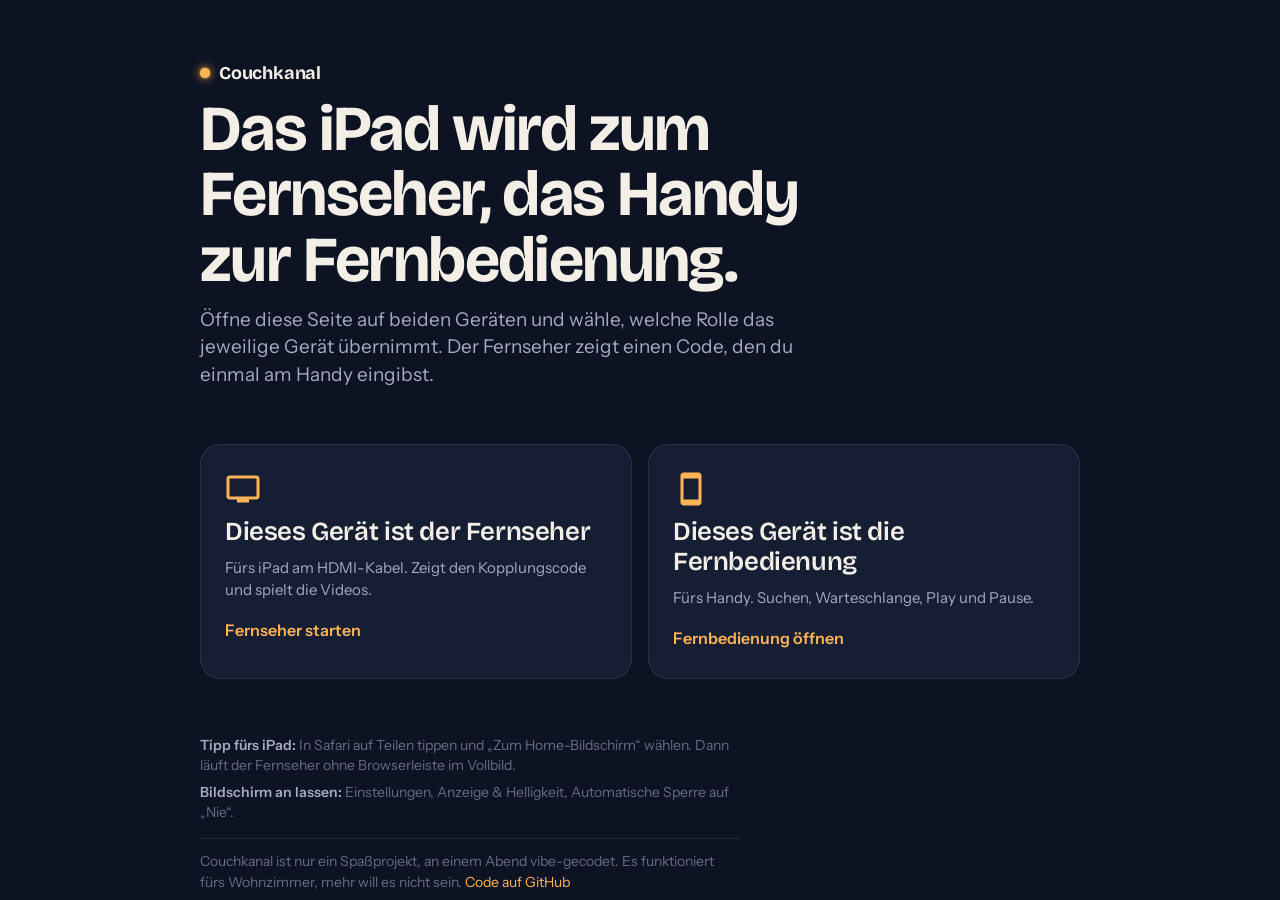
<file: index.html>
<!doctype html>
<html lang="de">
<head>
<meta charset="utf-8">
<meta name="viewport" content="width=device-width, initial-scale=1, viewport-fit=cover">
<title>Couchkanal</title>
<meta name="apple-mobile-web-app-capable" content="yes">
<meta name="apple-mobile-web-app-status-bar-style" content="black-translucent">
<meta name="theme-color" content="#0d1322">
<link rel="preconnect" href="https://fonts.googleapis.com">
<link rel="preconnect" href="https://fonts.gstatic.com" crossorigin>
<link rel="stylesheet" href="https://fonts.googleapis.com/css2?family=Bricolage+Grotesque:opsz,wght@12..96,300..800&family=Instrument+Sans:wght@400;500;600;700&display=swap">
<link rel="stylesheet" href="common.css?v=202611032107">
<style>
  /* Layout: a quiet landing with two large device tiles, left-aligned copy,
     the tiles fill the width and stack on a phone. */
  body { min-height: 100%; display: grid; place-items: center; padding: clamp(24px, 6vw, 64px) max(16px, env(safe-area-inset-left, 0px)) clamp(24px, 6vw, 64px) max(16px, env(safe-area-inset-right, 0px)); }
  main { width: min(100%, 880px); display: grid; gap: clamp(28px, 5vw, 56px); }
  header { display: grid; gap: 14px; }
  h1 { font: 700 clamp(34px, 6vw, 64px)/1.02 var(--font-display); letter-spacing: -0.025em; text-wrap: balance; max-width: 18ch; }
  header p { color: var(--paper-dim); font-size: clamp(16px, 2vw, 19px); max-width: 48ch; }
  .tiles { display: grid; grid-template-columns: repeat(auto-fit, minmax(260px, 1fr)); gap: 16px; }
  .tile {
    display: grid; gap: 10px; align-content: start;
    padding: 26px 24px 28px; border-radius: var(--radius);
    background: var(--night-2); color: inherit; text-decoration: none;
    border: 1px solid var(--line);
    transition: transform 0.35s var(--ease-spring), border-color 0.25s, background 0.25s;
  }
  .tile:hover, .tile:focus-visible { transform: translateY(-3px); border-color: rgba(255,180,84,.45); background: var(--night-3); }
  .tile:active { transform: scale(0.985); }
  .tile .icon { width: 36px; height: 36px; color: var(--glow); }
  .tile h2 { font: 600 clamp(20px, 2.6vw, 26px)/1.15 var(--font-display); letter-spacing: -0.015em; }
  .tile p { color: var(--paper-dim); font-size: 15px; }
  .tile .go { margin-top: 8px; color: var(--glow); font-weight: 600; }
  .how { color: var(--paper-faint); font-size: 14px; display: grid; gap: 6px; max-width: 60ch; }
  .how strong { color: var(--paper-dim); font-weight: 600; }
  .how .fun { margin-top: 10px; padding-top: 12px; border-top: 1px solid var(--line); }
  .how .fun a { color: var(--glow); text-decoration: none; }
</style>
</head>
<body>
<svg width="0" height="0" style="position:absolute" aria-hidden="true">
  <symbol id="i-tv" viewBox="0 0 24 24"><path d="M21 3H3c-1.1 0-2 .9-2 2v12c0 1.1.9 2 2 2h5v2h8v-2h5c1.1 0 2-.9 2-2V5c0-1.1-.9-2-2-2zm0 14H3V5h18v12z"/></symbol>
  <symbol id="i-phone" viewBox="0 0 24 24"><path d="M17 1H7c-1.1 0-2 .9-2 2v18c0 1.1.9 2 2 2h10c1.1 0 2-.9 2-2V3c0-1.1-.9-2-2-2zm0 18H7V5h10v14z"/></symbol>
</svg>
<main>
  <header>
    <span class="brand"><span class="brand-dot"></span>Couchkanal</span>
    <h1>Das iPad wird zum Fernseher, das Handy zur Fernbedienung.</h1>
    <p>Öffne diese Seite auf beiden Geräten und wähle, welche Rolle das jeweilige Gerät übernimmt. Der Fernseher zeigt einen Code, den du einmal am Handy eingibst.</p>
  </header>
  <div class="tiles">
    <a class="tile" href="tv.html">
      <svg class="icon"><use href="#i-tv"/></svg>
      <h2>Dieses Gerät ist der Fernseher</h2>
      <p>Fürs iPad am HDMI-Kabel. Zeigt den Kopplungscode und spielt die Videos.</p>
      <span class="go">Fernseher starten</span>
    </a>
    <a class="tile" href="remote.html">
      <svg class="icon"><use href="#i-phone"/></svg>
      <h2>Dieses Gerät ist die Fernbedienung</h2>
      <p>Fürs Handy. Suchen, Warteschlange, Play und Pause.</p>
      <span class="go">Fernbedienung öffnen</span>
    </a>
  </div>
  <div class="how">
    <p><strong>Tipp fürs iPad:</strong> In Safari auf Teilen tippen und „Zum Home-Bildschirm“ wählen. Dann läuft der Fernseher ohne Browserleiste im Vollbild.</p>
    <p><strong>Bildschirm an lassen:</strong> Einstellungen, Anzeige &amp; Helligkeit, Automatische Sperre auf „Nie“.</p>
    <p class="fun">Couchkanal ist nur ein Spaßprojekt, an einem Abend vibe-gecodet. Es funktioniert fürs Wohnzimmer, mehr will es nicht sein. <a href="https://github.com/Nyuszo/couchkanal">Code auf GitHub</a></p>
  </div>
</main>
</body>
</html>
</file>
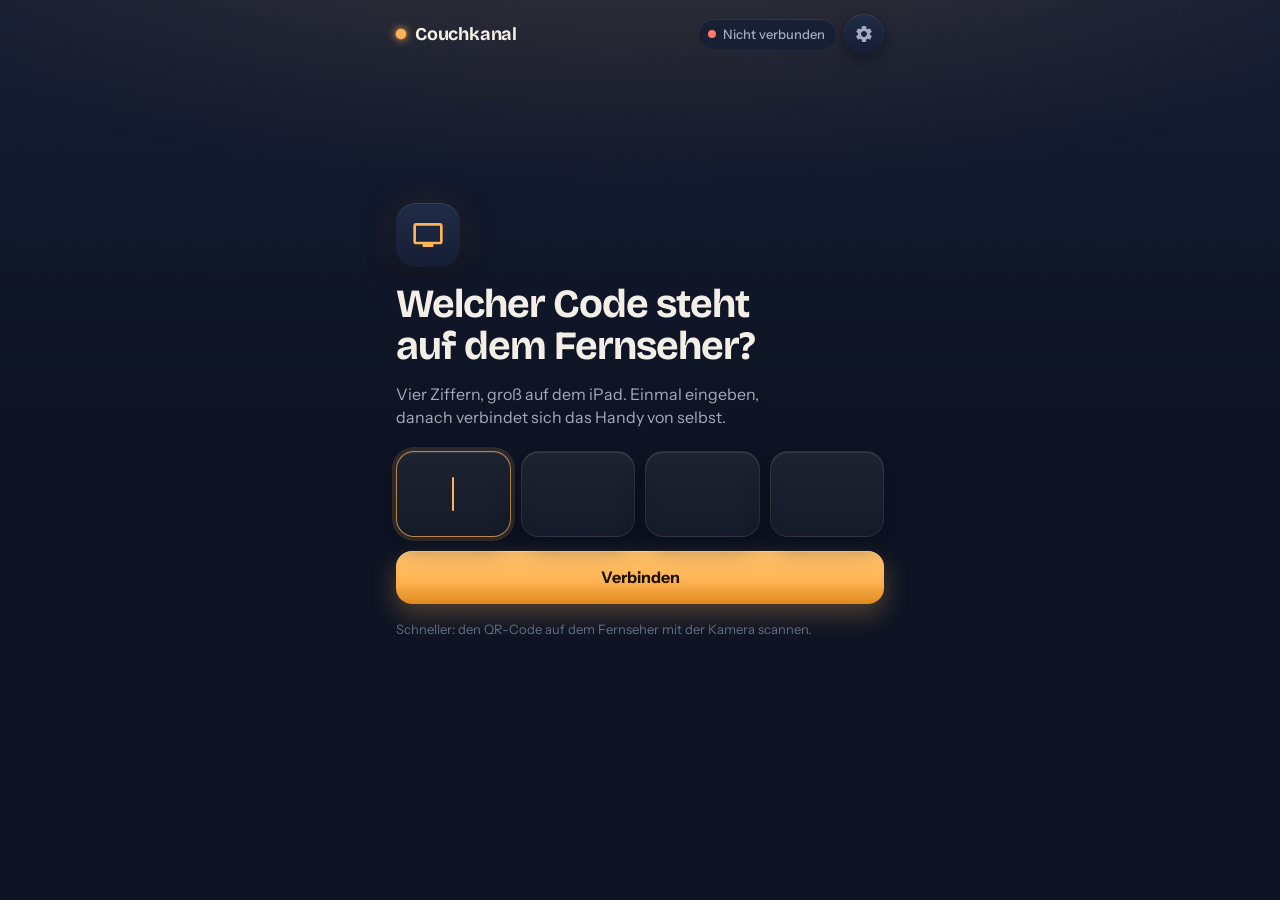
<file: remote.html>
<!doctype html>
<html lang="de">
<head>
<meta charset="utf-8">
<meta name="viewport" content="width=device-width, initial-scale=1, viewport-fit=cover, maximum-scale=1">
<title>Couchkanal Fernbedienung</title>
<meta name="apple-mobile-web-app-capable" content="yes">
<meta name="apple-mobile-web-app-status-bar-style" content="black-translucent">
<meta name="apple-mobile-web-app-title" content="Fernbedienung">
<meta name="theme-color" content="#0d1322">
<link rel="preconnect" href="https://fonts.googleapis.com">
<link rel="preconnect" href="https://fonts.gstatic.com" crossorigin>
<link rel="stylesheet" href="https://fonts.googleapis.com/css2?family=Bricolage+Grotesque:opsz,wght@12..96,300..800&family=Instrument+Sans:wght@400;500;600;700&display=swap">
<link rel="stylesheet" href="common.css?v=202611032107">
<link rel="stylesheet" href="remote.css?v=202611032107">
</head>
<body>
<svg width="0" height="0" style="position:absolute" aria-hidden="true">
  <symbol id="l-youtube" viewBox="0 0 24 24"><path d="M23.498 6.186a3.016 3.016 0 0 0-2.122-2.136C19.505 3.545 12 3.545 12 3.545s-7.505 0-9.377.505A3.017 3.017 0 0 0 .502 6.186C0 8.07 0 12 0 12s0 3.93.502 5.814a3.016 3.016 0 0 0 2.122 2.136c1.871.505 9.376.505 9.376.505s7.505 0 9.377-.505a3.015 3.015 0 0 0 2.122-2.136C24 15.93 24 12 24 12s0-3.93-.502-5.814zM9.545 15.568V8.432L15.818 12l-6.273 3.568z"/></symbol>
  <symbol id="l-twitch" viewBox="0 0 24 24"><path d="M11.571 4.714h1.715v5.143H11.57zm4.715 0H18v5.143h-1.714zM6 0 1.714 4.286v15.428h5.143V24l4.286-4.286h3.428L22.286 12V0zm14.571 11.143-3.428 3.428h-3.429l-3 3v-3H6.857V1.714h13.714z"/></symbol>
  <symbol id="l-radio" viewBox="0 0 24 24"><circle cx="12" cy="12" r="2.4"/><path d="M7.05 16.95a7 7 0 0 1 0-9.9l1.41 1.41a5 5 0 0 0 0 7.08zm9.9 0-1.41-1.41a5 5 0 0 0 0-7.08l1.41-1.41a7 7 0 0 1 0 9.9zM4.22 19.78a11 11 0 0 1 0-15.56l1.42 1.42a9 9 0 0 0 0 12.72zm15.56 0-1.42-1.42a9 9 0 0 0 0-12.72l1.42-1.42a11 11 0 0 1 0 15.56z"/></symbol>
  <symbol id="l-web" viewBox="0 0 24 24"><path d="M12 2a10 10 0 1 0 0 20 10 10 0 0 0 0-20zm6.9 6h-2.95a15.7 15.7 0 0 0-1.38-3.56A8.03 8.03 0 0 1 18.9 8zM12 4.04c.83 1.2 1.48 2.53 1.91 3.96h-3.82c.43-1.43 1.08-2.76 1.91-3.96zM4.26 14a8.3 8.3 0 0 1 0-4h3.38a16.5 16.5 0 0 0 0 4H4.26zm.82 2h2.95c.32 1.25.78 2.45 1.38 3.56A7.99 7.99 0 0 1 5.08 16zm2.95-8H5.08a7.99 7.99 0 0 1 4.33-3.56A15.7 15.7 0 0 0 8.03 8zM12 19.96c-.83-1.2-1.48-2.53-1.91-3.96h3.82c-.43 1.43-1.08 2.76-1.91 3.96zM14.34 14H9.66a14.5 14.5 0 0 1 0-4h4.68a14.5 14.5 0 0 1 0 4zm.25 5.56c.6-1.11 1.06-2.31 1.38-3.56h2.95a8.03 8.03 0 0 1-4.33 3.56zM16.36 14a16.5 16.5 0 0 0 0-4h3.38a8.3 8.3 0 0 1 0 4h-3.38z"/></symbol>
  <symbol id="l-clock" viewBox="0 0 24 24"><path d="M12.3 2.2a9.8 9.8 0 1 0 9.5 12.4 8 8 0 0 1-9.5-12.4z"/><path d="M18 3l.9 2.1L21 6l-2.1.9L18 9l-.9-2.1L15 6l2.1-.9z"/></symbol>
  <symbol id="i-play" viewBox="0 0 24 24"><path d="M8 5v14l11-7z"/></symbol>
  <symbol id="i-pause" viewBox="0 0 24 24"><path d="M6 5h4v14H6zm8 0h4v14h-4z"/></symbol>
  <symbol id="i-stop" viewBox="0 0 24 24"><path d="M6 6h12v12H6z"/></symbol>
  <symbol id="i-next" viewBox="0 0 24 24"><path d="M6 18l8.5-6L6 6v12zM16 6h2v12h-2z"/></symbol>
  <symbol id="i-prev" viewBox="0 0 24 24"><path d="M6 6h2v12H6zm3.5 6l8.5 6V6z"/></symbol>
  <symbol id="i-back" viewBox="0 0 24 24"><path d="M12 5V2L7 7l5 5V8c3.31 0 6 2.69 6 6s-2.69 6-6 6-6-2.69-6-6H4c0 4.42 3.58 8 8 8s8-3.58 8-8-3.58-8-8-8z"/></symbol>
  <symbol id="i-fwd" viewBox="0 0 24 24"><path d="M12 5V2l5 5-5 5V8c-3.31 0-6 2.69-6 6s2.69 6 6 6 6-2.69 6-6h2c0 4.42-3.58 8-8 8s-8-3.58-8-8 3.58-8 8-8z"/></symbol>
  <symbol id="i-vol" viewBox="0 0 24 24"><path d="M3 9v6h4l5 5V4L7 9H3zm13.5 3A4.5 4.5 0 0 0 14 7.97v8.05c1.48-.73 2.5-2.25 2.5-4.02z"/></symbol>
  <symbol id="i-mute" viewBox="0 0 24 24"><path d="M16.5 12A4.5 4.5 0 0 0 14 7.97v2.21l2.45 2.45c.03-.2.05-.41.05-.63zm2.5 0c0 .94-.2 1.82-.54 2.64l1.51 1.51A8.8 8.8 0 0 0 21 12c0-4.28-2.99-7.86-7-8.77v2.06c2.89.86 5 3.54 5 6.71zM4.27 3 3 4.27 7.73 9H3v6h4l5 5v-6.73l4.25 4.25c-.67.52-1.42.93-2.25 1.18v2.06a8.99 8.99 0 0 0 3.69-1.81L19.73 21 21 19.73l-9-9L4.27 3zM12 4 9.91 6.09 12 8.18V4z"/></symbol>
  <symbol id="i-plus" viewBox="0 0 24 24"><path d="M11 5h2v6h6v2h-6v6h-2v-6H5v-2h6z"/></symbol>
  <symbol id="i-trash" viewBox="0 0 24 24"><path d="M6 7h12l-1 14H7L6 7zm3-3h6l1 2H8l1-2z"/></symbol>
  <symbol id="i-gear" viewBox="0 0 24 24"><path d="M19.14 12.94c.04-.3.06-.61.06-.94 0-.32-.02-.64-.07-.94l2.03-1.58a.49.49 0 0 0 .12-.61l-1.92-3.32a.488.488 0 0 0-.59-.22l-2.39.96a7.03 7.03 0 0 0-1.62-.94l-.36-2.54a.484.484 0 0 0-.48-.41h-3.84c-.24 0-.43.17-.47.41l-.36 2.54c-.59.24-1.13.57-1.62.94l-2.39-.96c-.22-.08-.47 0-.59.22L2.74 8.87c-.12.21-.08.47.12.61l2.03 1.58c-.05.3-.09.63-.09.94s.02.64.07.94l-2.03 1.58a.49.49 0 0 0-.12.61l1.92 3.32c.12.22.37.29.59.22l2.39-.96c.5.38 1.03.7 1.62.94l.36 2.54c.05.24.24.41.48.41h3.84c.24 0 .44-.17.47-.41l.36-2.54c.59-.24 1.13-.56 1.62-.94l2.39.96c.22.08.47 0 .59-.22l1.92-3.32c.12-.22.07-.47-.12-.61l-2.01-1.58zM12 15.6c-1.98 0-3.6-1.62-3.6-3.6s1.62-3.6 3.6-3.6 3.6 1.62 3.6 3.6-1.62 3.6-3.6 3.6z"/></symbol>
  <symbol id="i-search" viewBox="0 0 24 24"><path d="M15.5 14h-.79l-.28-.27A6.5 6.5 0 1 0 9.5 16a6.5 6.5 0 0 0 4.23-1.57l.27.28v.79l5 4.99L20.49 19l-4.99-5zm-6 0C7.01 14 5 11.99 5 9.5S7.01 5 9.5 5 14 7.01 14 9.5 11.99 14 9.5 14z"/></symbol>
  <symbol id="i-tv" viewBox="0 0 24 24"><path d="M21 3H3c-1.1 0-2 .9-2 2v12c0 1.1.9 2 2 2h5v2h8v-2h5c1.1 0 2-.9 2-2V5c0-1.1-.9-2-2-2zm0 14H3V5h18v12z"/></symbol>
  <symbol id="i-close" viewBox="0 0 24 24"><path d="M18.3 5.71 12 12l6.3 6.29-1.41 1.42L10.59 13.4 4.29 19.7 2.88 18.29 9.17 12 2.88 5.71 4.29 4.29l6.3 6.3 6.3-6.3z"/></symbol>
  <symbol id="i-open" viewBox="0 0 24 24"><path d="M19 19H5V5h7V3H5a2 2 0 0 0-2 2v14a2 2 0 0 0 2 2h14c1.1 0 2-.9 2-2v-7h-2v7zM14 3v2h3.59l-9.83 9.83 1.41 1.41L19 6.41V10h2V3h-7z"/></symbol>
  <symbol id="i-home" viewBox="0 0 24 24"><path d="M12 3 2 12h3v8h6v-6h2v6h6v-8h3L12 3z"/></symbol>
  <symbol id="i-return" viewBox="0 0 24 24"><path d="M20 11H7.8l5.6-5.6L12 4l-8 8 8 8 1.4-1.4L7.8 13H20v-2z"/></symbol>
  <symbol id="i-up" viewBox="0 0 24 24"><path d="M12 8l6 6-1.4 1.4-4.6-4.6-4.6 4.6L6 14z"/></symbol>
  <symbol id="i-down" viewBox="0 0 24 24"><path d="M12 16l-6-6 1.4-1.4 4.6 4.6 4.6-4.6L18 10z"/></symbol>
  <symbol id="i-left" viewBox="0 0 24 24"><path d="M8 12l6-6 1.4 1.4L10.8 12l4.6 4.6L14 18z"/></symbol>
  <symbol id="i-right" viewBox="0 0 24 24"><path d="M16 12l-6 6-1.4-1.4 4.6-4.6L8.6 7.4 10 6z"/></symbol>
  <symbol id="g-youtube" viewBox="0 0 24 24"><path d="M21.6 7.2a2.6 2.6 0 0 0-1.8-1.8C18.2 5 12 5 12 5s-6.2 0-7.8.4A2.6 2.6 0 0 0 2.4 7.2 27 27 0 0 0 2 12a27 27 0 0 0 .4 4.8 2.6 2.6 0 0 0 1.8 1.8C5.8 19 12 19 12 19s6.2 0 7.8-.4a2.6 2.6 0 0 0 1.8-1.8A27 27 0 0 0 22 12a27 27 0 0 0-.4-4.8zM10 15V9l5.2 3L10 15z"/></symbol>
  <symbol id="g-twitch" viewBox="0 0 24 24"><path d="M12 10a2 2 0 1 0 0 4 2 2 0 0 0 0-4zm-4.95 6.95a7 7 0 0 1 0-9.9l1.41 1.41a5 5 0 0 0 0 7.08l-1.41 1.41zm9.9 0-1.41-1.41a5 5 0 0 0 0-7.08l1.41-1.41a7 7 0 0 1 0 9.9zM4.22 19.78a11 11 0 0 1 0-15.56l1.42 1.42a9 9 0 0 0 0 12.72l-1.42 1.42zm15.56 0-1.42-1.42a9 9 0 0 0 0-12.72l1.42-1.42a11 11 0 0 1 0 15.56z"/></symbol>
  <symbol id="g-radio" viewBox="0 0 24 24"><path d="M3.2 6.8 15.5 2l.6 1.9L7.3 7H20a2 2 0 0 1 2 2v10a2 2 0 0 1-2 2H4a2 2 0 0 1-2-2V9c0-1 .5-1.8 1.2-2.2zM4 9v10h16V9H4zm4 2a3 3 0 1 1 0 6 3 3 0 0 1 0-6zm6 0h6v2h-6v-2zm0 4h6v2h-6v-2z"/></symbol>
  <symbol id="g-clock" viewBox="0 0 24 24"><path d="M12.3 2.2a9.8 9.8 0 1 0 9.5 12.4 8 8 0 0 1-9.5-12.4z"/><path d="M18 3l.9 2.1L21 6l-2.1.9L18 9l-.9-2.1L15 6l2.1-.9z"/></symbol>
</svg>

<main id="remote" data-view="pair">
  <header class="top">
    <span class="brand"><span class="brand-dot"></span>Couchkanal</span>
    <div class="top-right">
      <span class="conn off" id="conn"><span class="dot"></span><span id="connText">Nicht verbunden</span></span>
      <button class="icon-btn" id="settingsBtn" aria-label="Einstellungen"><svg class="icon"><use href="#i-gear"/></svg></button>
    </div>
  </header>

  <section class="view pair" id="pairView">
    <div class="pair-art" aria-hidden="true"><svg class="icon"><use href="#i-tv"/></svg></div>
    <h1>Welcher Code steht auf dem Fernseher?</h1>
    <p class="lead">Vier Ziffern, groß auf dem iPad. Einmal eingeben, danach verbindet sich das Handy von selbst.</p>
    <form id="pairForm" autocomplete="off">
      <div class="code-entry" id="codeEntry">
        <div class="boxes" aria-hidden="true"><span></span><span></span><span></span><span></span></div>
        <input id="codeInput" inputmode="numeric" pattern="[0-9]*" maxlength="4" aria-label="Kopplungscode" autocomplete="one-time-code">
      </div>
      <button class="primary" id="pairBtn" type="submit">Verbinden</button>
    </form>
    <p class="pair-error" id="pairError" hidden></p>
    <p class="pair-scan">Schneller: den QR-Code auf dem Fernseher mit der Kamera scannen.</p>
  </section>

  <section class="view control" id="controlView">
    <div class="notice" id="notice" hidden></div>

    <nav class="appstrip" id="appstrip" aria-label="Apps"></nav>

    <div class="sysrow">
      <button class="sys-btn" data-cmd="back" aria-label="Zurück"><svg class="icon"><use href="#i-return"/></svg><span>Zurück</span></button>
      <button class="sys-btn" data-cmd="home" aria-label="Startbildschirm"><svg class="icon"><use href="#i-home"/></svg><span>Start</span></button>
      <button class="sys-btn" id="sysToggle" data-cmd="toggle" aria-label="Abspielen oder Pause"><svg class="icon"><use id="sysToggleIcon" href="#i-play"/></svg><span id="sysToggleLabel">Play</span></button>
      <button class="sys-btn" id="muteBtn" aria-label="Stumm"><svg class="icon"><use id="muteIcon" href="#i-vol"/></svg><span id="muteLabel">Ton</span></button>
    </div>

    <div class="volume" id="volumeRow" hidden>
      <svg class="icon"><use href="#i-vol"/></svg>
      <input type="range" id="volume" min="0" max="100" value="100" aria-label="Lautstärke">
    </div>

    <!-- home: what plays, then the dial -->
    <section class="panel" id="panelHome">
      <button class="now-mini" id="nowMini" hidden>
        <span class="mini-art" id="miniArt"><img id="miniImg" alt=""><span class="mini-word" id="miniWord"></span></span>
        <span class="mini-text"><span class="mini-kicker" id="miniKicker">Läuft gerade</span><span class="mini-title" id="miniTitle"></span></span>
        <span class="mini-play" id="miniPlay"><svg class="icon"><use id="miniPlayIcon" href="#i-pause"/></svg></span>
      </button>
      <div class="dial" id="dial">
        <button class="dial-btn up" data-dir="up" aria-label="Hoch"><svg class="icon"><use href="#i-up"/></svg></button>
        <button class="dial-btn left" data-dir="left" aria-label="Links"><svg class="icon"><use href="#i-left"/></svg></button>
        <button class="dial-ok" id="dialOk" aria-label="Auswählen">OK</button>
        <button class="dial-btn right" data-dir="right" aria-label="Rechts"><svg class="icon"><use href="#i-right"/></svg></button>
        <button class="dial-btn down" data-dir="down" aria-label="Runter"><svg class="icon"><use href="#i-down"/></svg></button>
      </div>
      <p class="hint center" id="homeHint">Mit dem Steuerkreuz wählst du eine App auf dem Fernseher. Oder tippe oben direkt auf eine.</p>
    </section>

    <!-- youtube -->
    <section class="panel" id="panelYoutube" hidden>
      <div class="hero" id="hero">
        <img class="now-glow" id="nowGlow" alt="" aria-hidden="true">
        <div class="now-card" id="nowCard">
          <img class="now-thumb" id="nowThumb" alt="">
          <div class="now-scrim"></div>
          <div class="now-text"><h2 id="nowTitle"></h2><p id="nowChannel"></p></div>
          <div class="now-empty">
            <span class="ring"><svg class="icon"><use href="#l-youtube"/></svg></span>
            <h2 id="emptyTitle">Nichts läuft</h2>
            <p id="emptyText">Such dir unten etwas aus oder füge einen Link ein.</p>
          </div>
        </div>
      </div>
      <div class="dial compact" id="ytDial" hidden>
        <button class="dial-btn up" data-dir="up" aria-label="Hoch"><svg class="icon"><use href="#i-up"/></svg></button>
        <button class="dial-btn left" data-dir="left" aria-label="Links"><svg class="icon"><use href="#i-left"/></svg></button>
        <button class="dial-ok" aria-label="Auswählen">OK</button>
        <button class="dial-btn right" data-dir="right" aria-label="Rechts"><svg class="icon"><use href="#i-right"/></svg></button>
        <button class="dial-btn down" data-dir="down" aria-label="Runter"><svg class="icon"><use href="#i-down"/></svg></button>
      </div>
      <p class="hint center" id="ytBrowseHint" hidden>Du stöberst auf dem Fernseher. Suchbegriffe unten eingeben, Ergebnisse erscheinen dort und hier.</p>
      <div class="scrub">
        <input type="range" id="scrub" min="0" max="1000" value="0" aria-label="Position">
        <div class="times"><span id="tPos">0:00</span><span id="tDur">0:00</span></div>
      </div>
      <div class="transport">
        <button class="t-btn" data-cmd="prev" aria-label="Vorheriges"><svg class="icon"><use href="#i-prev"/></svg></button>
        <button class="t-btn" data-cmd="back10" aria-label="10 Sekunden zurück"><svg class="icon"><use href="#i-back"/></svg><small>10</small></button>
        <button class="t-btn main" id="playBtn" data-cmd="toggle" aria-label="Abspielen oder Pause"><svg class="icon"><use id="playIcon" href="#i-play"/></svg></button>
        <button class="t-btn" data-cmd="fwd10" aria-label="10 Sekunden vor"><svg class="icon"><use href="#i-fwd"/></svg><small>10</small></button>
        <button class="t-btn" data-cmd="next" aria-label="Nächstes"><svg class="icon"><use href="#i-next"/></svg></button>
      </div>
      <div class="tabs" role="tablist">
        <span class="ind" aria-hidden="true"></span>
        <button role="tab" data-tab="search" aria-selected="true"><svg class="icon"><use href="#i-search"/></svg>Suchen</button>
        <button role="tab" data-tab="queue" aria-selected="false">Warteschlange <span class="count" id="queueCount" hidden>0</span></button>
      </div>
      <section class="tab" id="tabSearch" role="tabpanel">
        <form class="search-form" id="searchForm">
          <input id="searchInput" type="search" placeholder="Suchen oder YouTube-Link einfügen" enterkeyhint="search" autocomplete="off" autocapitalize="off">
          <button class="primary" type="submit" id="searchBtn">Los</button>
        </form>
        <p class="hint" id="searchHint"></p>
        <ul class="rows" id="results"></ul>
      </section>
      <section class="tab" id="tabQueue" role="tabpanel" hidden>
        <ul class="rows" id="queueList"></ul>
        <p class="hint" id="queueEmpty">Noch leer. Spiel ein Video und häng weitere mit dem Plus an.</p>
        <div class="queue-actions">
          <button class="ghost" id="showOnTv"><svg class="icon"><use href="#i-tv"/></svg>Auf dem Fernseher zeigen</button>
          <button class="ghost danger" id="clearQueue"><svg class="icon"><use href="#i-trash"/></svg>Leeren</button>
        </div>
      </section>
    </section>

    <!-- twitch -->
    <section class="panel" id="panelTwitch" hidden>
      <div class="hero" id="twHero">
        <img class="now-glow" id="twGlow" alt="" aria-hidden="true">
        <div class="now-card" id="twCard">
          <img class="now-thumb" id="twThumb" alt="">
          <div class="now-scrim"></div>
          <div class="now-text"><h2 id="twTitle"></h2><p id="twSub"></p></div>
          <div class="now-empty">
            <span class="ring"><svg class="icon"><use href="#l-twitch"/></svg></span>
            <h2>Kein Kanal offen</h2>
            <p>Gib unten einen Twitch-Kanal ein.</p>
          </div>
        </div>
      </div>
      <form class="search-form" id="twForm">
        <input id="twInput" type="text" placeholder="Kanalname, z. B. gronkh" enterkeyhint="go" autocomplete="off" autocapitalize="off" spellcheck="false">
        <button class="primary" type="submit">Öffnen</button>
      </form>
      <div class="chips" id="twFavs"></div>
      <p class="hint">Zuletzt geöffnete Kanäle bleiben hier als Schnellwahl. Lange drücken entfernt sie.</p>
    </section>

    <!-- radio -->
    <section class="panel" id="panelRadio" hidden>
      <div class="radio-hero" id="radioHero">
        <span class="bars still" id="radioBars"><i></i><i></i><i></i><i></i></span>
        <div><h2 id="radioTitle">Kein Sender</h2><p id="radioSub">Tippe unten auf einen Sender.</p></div>
        <button class="icon-btn" id="radioStop" aria-label="Radio stoppen" hidden><svg class="icon"><use href="#i-stop"/></svg></button>
      </div>
      <ul class="stations-list" id="stationList"></ul>
    </section>

    <!-- website -->
    <section class="panel" id="panelWeb" hidden>
      <form class="search-form" id="webForm">
        <input id="webInput" type="text" placeholder="Adresse, z. B. wetter.com" enterkeyhint="go" autocomplete="off" autocapitalize="off" spellcheck="false" inputmode="url">
        <button class="primary" type="submit">Öffnen</button>
      </form>
      <p class="hint" id="webError" hidden></p>
      <div class="chips" id="webRecent"></div>
      <p class="hint">Die Seite öffnet sich auf dem iPad im Fenster über Couchkanal, zurück mit „Fertig“ oben links. Zuletzt geöffnete Seiten bleiben hier und auf dem Fernseher als Schnellwahl.</p>
    </section>

    <!-- clock -->
    <section class="panel" id="panelClock" hidden>
      <div class="clock-card">
        <svg class="icon"><use href="#l-clock"/></svg>
        <h2>Bildschirmschoner läuft</h2>
        <p>Uhr und Raumlicht auf dem Fernseher. Radio spielt dabei weiter.</p>
        <button class="ghost" data-cmd="home"><svg class="icon"><use href="#i-home"/></svg>Zum Startbildschirm</button>
      </div>
    </section>
  </section>

  <dialog id="settings">
    <form method="dialog" class="sheet">
      <header><h2>Einstellungen</h2><button class="icon-btn" value="close" aria-label="Schließen"><svg class="icon"><use href="#i-close"/></svg></button></header>

      <section>
        <h3>Apps auf dem Fernseher</h3>
        <p>Reihenfolge und Sichtbarkeit der Kacheln auf dem Startbildschirm.</p>
        <ul class="apps-config" id="appsConfig"></ul>
        <p class="hint">Verknüpfungen öffnen eine Webseite im Fenster über Couchkanal (zurück mit „Fertig“). Wahlweise starten sie die iPad-App, dafür braucht es die App-Adresse, zum Beispiel <code>nflx://</code> für Netflix.</p>
        <button class="ghost" type="button" id="addLauncher"><svg class="icon"><use href="#i-plus"/></svg>Verknüpfung hinzufügen</button>
        <button class="primary" type="button" id="applyApps">Auf den Fernseher übernehmen</button>
      </section>

      <section>
        <h3>YouTube-Suche einrichten</h3>
        <p>Die Suche nach Stichworten braucht einen kostenlosen Schlüssel von Google. Ohne ihn funktionieren eingefügte Links.</p>
        <ol>
          <li>Öffne die <a href="https://console.cloud.google.com/apis/library/youtube.googleapis.com" target="_blank" rel="noopener">Google Cloud Console</a> und lege ein Projekt an.</li>
          <li>Aktiviere dort „YouTube Data API v3“.</li>
          <li>Unter „Anmeldedaten“ einen API-Schlüssel erstellen und hier einfügen. Am besten dort auf diese Webadresse beschränken.</li>
        </ol>
        <label for="apiKeyInput">Suchschlüssel</label>
        <div class="field-row">
          <input id="apiKeyInput" type="text" autocomplete="off" autocapitalize="off" spellcheck="false" placeholder="AIza…">
          <button class="primary" type="button" id="saveKey">Speichern</button>
        </div>
        <p class="hint" id="keyStatus"></p>
        <p class="hint">Der Schlüssel bleibt nur auf diesem Handy gespeichert.</p>
      </section>

      <section>
        <h3>Fernseher</h3>
        <p id="tvInfo">Verbunden mit Code <strong id="tvCode">----</strong>.</p>
        <button class="ghost" type="button" id="unpair">Anderen Fernseher koppeln</button>
      </section>
    </form>
  </dialog>

  <div class="toast" id="toast" role="status"></div>
</main>

<script type="module" src="remote.js?v=202611032107"></script>
</body>
</html>
</file>
<file: common.css>
/* Couchkanal — shared tokens.
   Palette: a blue-black night room lit by one warm tungsten lamp (the amber),
   a cool window light opposite, and a mint reserved for "connected".
   Single dark theme on purpose: this lives on a TV in a dim room and on a
   phone next to it. Shadows carry the room's own blue-black, never pure black. */
:root {
  --night: #0d1322;
  --night-2: #161e34;
  --night-3: #202b47;
  --night-4: #2a3758;
  --line: rgba(243, 239, 230, 0.09);
  --edge: rgba(255, 255, 255, 0.10);
  --paper: #f3efe6;
  --paper-dim: #a3abc0;
  --paper-faint: #646d85;
  --glow: #ffb454;
  --glow-deep: #e08a1e;
  --glow-ink: #1d1300;
  --ok: #67d4a8;
  --warn: #ff7a6b;
  --shade: 5, 8, 20;
  --font-display: "Bricolage Grotesque", "Avenir Next", "Helvetica Neue", system-ui, sans-serif;
  --font-ui: "Instrument Sans", "Helvetica Neue", system-ui, -apple-system, sans-serif;
  --radius: 20px;
  --radius-sm: 12px;
  --ease-out: cubic-bezier(0.2, 0.8, 0.2, 1);
  --ease-spring: cubic-bezier(0.2, 0.9, 0.25, 1.3);
  --grain: url("data:image/svg+xml,%3Csvg xmlns='http://www.w3.org/2000/svg' width='180' height='180'%3E%3Cfilter id='n'%3E%3CfeTurbulence type='fractalNoise' baseFrequency='.85' numOctaves='3' stitchTiles='stitch'/%3E%3CfeColorMatrix values='0 0 0 0 1 0 0 0 0 1 0 0 0 0 1 0 0 0 .55 0'/%3E%3C/filter%3E%3Crect width='100%25' height='100%25' filter='url(%23n)'/%3E%3C/svg%3E");
  color-scheme: dark;
}

*, *::before, *::after { box-sizing: border-box; }
html, body { height: 100%; }
body {
  margin: 0;
  background: var(--night);
  color: var(--paper);
  font: 16px/1.45 var(--font-ui);
  -webkit-font-smoothing: antialiased;
  -webkit-tap-highlight-color: transparent;
  overscroll-behavior: none;
}
h1, h2, h3, p, ul, ol { margin: 0; }
ul { padding: 0; list-style: none; }
button, input { font: inherit; color: inherit; }
button {
  border: 0;
  background: none;
  padding: 0;
  cursor: pointer;
  touch-action: manipulation;
}
button:focus-visible, input:focus-visible, a:focus-visible {
  outline: 2px solid var(--glow);
  outline-offset: 3px;
  border-radius: 6px;
}
img { display: block; max-width: 100%; }
.icon { width: 1em; height: 1em; fill: currentColor; display: inline-block; vertical-align: -0.15em; }
[hidden] { display: none !important; }
.sr-only {
  position: absolute; width: 1px; height: 1px; overflow: hidden;
  clip: rect(0 0 0 0); white-space: nowrap;
}
.brand {
  display: inline-flex; align-items: center; gap: 0.5em;
  font: 700 1.125rem/1 var(--font-display);
  letter-spacing: -0.01em;
  color: var(--paper);
}
.brand-dot {
  width: 0.55em; height: 0.55em; border-radius: 50%;
  background: var(--glow);
  box-shadow: 0 0 10px var(--glow), 0 0 2px var(--glow);
}
@media (prefers-reduced-motion: reduce) {
  *, *::before, *::after { animation-duration: 0.01ms !important; animation-iteration-count: 1 !important; transition-duration: 0.01ms !important; }
}
</file>
<file: remote.css>
/* Couchkanal remote — a phone-first slab.
   Layout: one column, max 520px. The artwork is the stage: a large thumbnail
   with the title set into it, its colour bleeding into the page behind. Below it
   the transport dial sits in thumb reach, then a segmented tab for search and
   queue. Everything that answers a press moves; nothing moves on its own. */

body {
  background:
    radial-gradient(120% 55% at 50% -12%, rgba(255,180,84,.14), transparent 60%),
    linear-gradient(180deg, #131b30 0%, var(--night) 46%);
  background-attachment: fixed;
}
#remote {
  position: relative;
  min-height: 100%;
  max-width: 520px; margin: 0 auto;
  padding: calc(env(safe-area-inset-top, 0px) + 14px) max(16px, env(safe-area-inset-right, 0px)) calc(env(safe-area-inset-bottom, 0px) + 20px) max(16px, env(safe-area-inset-left, 0px));
  display: flex; flex-direction: column; gap: 16px;
  -webkit-user-select: none; user-select: none;
}
#remote::before {
  content: ""; position: fixed; inset: 0; z-index: 0; pointer-events: none;
  background-image: var(--grain); opacity: .12; mix-blend-mode: overlay;
}
#remote > * { position: relative; z-index: 1; }
input { -webkit-user-select: text; user-select: text; }

/* header */
.top { display: flex; align-items: center; justify-content: space-between; gap: 12px; }
.top-right { display: flex; align-items: center; gap: 8px; }
.conn {
  display: inline-flex; align-items: center; gap: 7px;
  padding: 6px 11px 6px 9px; border-radius: 999px;
  background: rgba(22,30,52,.8); color: var(--paper-dim);
  box-shadow: inset 0 1px 0 var(--edge);
  font-size: 13px; font-weight: 500; max-width: 46vw;
  white-space: nowrap; overflow: hidden; text-overflow: ellipsis;
}
.conn .dot { width: 8px; height: 8px; border-radius: 50%; background: var(--paper-faint); flex: none; }
.conn.ok .dot { background: var(--ok); box-shadow: 0 0 8px var(--ok); }
.conn.busy .dot { background: var(--glow); box-shadow: 0 0 8px var(--glow); animation: pulse 1.4s ease-in-out infinite; }
.conn.off .dot { background: var(--warn); }
@keyframes pulse { 50% { opacity: .35; } }
.icon-btn {
  width: 40px; height: 40px; border-radius: 50%; display: grid; place-items: center;
  background: linear-gradient(180deg, var(--night-3), var(--night-2)); color: var(--paper-dim);
  box-shadow: inset 0 1px 0 var(--edge), 0 6px 14px rgba(var(--shade), .45);
  transition: transform .25s var(--ease-spring), color .2s;
}
.icon-btn .icon { width: 20px; height: 20px; }
.icon-btn:active { transform: scale(.9); color: var(--paper); }

/* views */
.view { display: none; }
#remote[data-view="pair"] .pair, #remote[data-view="control"] .control { display: flex; flex-direction: column; gap: 16px; }
#remote[data-view="control"] .control { animation: view-in .5s var(--ease-out) both; }
@keyframes view-in { from { opacity: 0; transform: translateY(12px); } }

/* ---- pair ---------------------------------------------------------------- */
.pair { flex: 1; justify-content: center; padding-bottom: 8vh; }
.pair > * { animation: view-in .6s var(--ease-out) both; }
.pair > :nth-child(2) { animation-delay: .08s; }
.pair > :nth-child(3) { animation-delay: .16s; }
.pair > :nth-child(4) { animation-delay: .24s; }
.pair-art {
  width: 64px; height: 64px; border-radius: 20px; display: grid; place-items: center;
  background: linear-gradient(180deg, var(--night-3), var(--night-2)); color: var(--glow);
  box-shadow: inset 0 1px 0 var(--edge), 0 10px 24px rgba(var(--shade), .5), 0 0 40px rgba(255,180,84,.12);
}
.pair-art .icon { width: 32px; height: 32px; }
.pair h1 { font: 700 clamp(28px, 8vw, 40px)/1.05 var(--font-display); letter-spacing: -0.025em; text-wrap: balance; }
.lead { color: var(--paper-dim); max-width: 36ch; }
#pairForm { display: grid; gap: 14px; margin-top: 6px; }
.code-entry { position: relative; }
.boxes { display: grid; grid-template-columns: repeat(4, 1fr); gap: 10px; }
.boxes span {
  height: 86px; border-radius: 18px; display: grid; place-items: center;
  background: linear-gradient(180deg, rgba(243,239,230,.07), rgba(243,239,230,.03));
  border: 1px solid var(--line);
  box-shadow: inset 0 1px 0 var(--edge), 0 10px 24px rgba(var(--shade), .4);
  font: 700 40px/1 var(--font-display); font-variant-numeric: tabular-nums; color: var(--paper);
  transition: border-color .2s, box-shadow .2s, transform .3s var(--ease-spring);
}
.boxes span.active { border-color: rgba(255,180,84,.7); box-shadow: inset 0 1px 0 var(--edge), 0 0 0 4px rgba(255,180,84,.14), 0 10px 24px rgba(var(--shade), .4); }
.boxes span.active::after { content: ""; width: 2px; height: 34px; background: var(--glow); border-radius: 2px; animation: caret 1s steps(2) infinite; }
.boxes span.filled { border-color: rgba(255,180,84,.35); }
.boxes span.pop { animation: box-pop .35s var(--ease-spring); }
@keyframes box-pop { 50% { transform: scale(1.08); } }
@keyframes caret { to { opacity: 0; } }
#codeInput {
  position: absolute; inset: 0; width: 100%; height: 100%;
  opacity: 0; font-size: 40px; color: transparent; caret-color: transparent;
  background: transparent; border: 0;
}
.pair-error { color: var(--warn); font-weight: 500; animation: shake .4s; }
@keyframes shake { 25% { transform: translateX(-4px); } 75% { transform: translateX(4px); } }
.pair-scan { color: var(--paper-faint); font-size: 13px; }

.primary {
  padding: 15px 20px; border-radius: 16px;
  background: linear-gradient(180deg, #ffc46e, var(--glow) 55%, var(--glow-deep)); color: var(--glow-ink);
  font-weight: 700; font-size: 16px;
  box-shadow: inset 0 1px 0 rgba(255,255,255,.4), 0 10px 26px rgba(255,180,84,.28);
  transition: transform .25s var(--ease-spring), filter .2s;
}
.primary:active { transform: scale(.97); filter: brightness(.95); }
.primary:disabled { opacity: .5; box-shadow: none; }
.ghost {
  display: inline-flex; align-items: center; justify-content: center; gap: 8px;
  padding: 12px 16px; border-radius: 14px;
  background: linear-gradient(180deg, var(--night-3), var(--night-2)); color: var(--paper-dim); font-weight: 600; font-size: 14px;
  box-shadow: inset 0 1px 0 var(--edge), 0 6px 14px rgba(var(--shade), .4);
  transition: transform .25s var(--ease-spring), color .2s;
}
.ghost .icon { width: 18px; height: 18px; }
.ghost:active { transform: scale(.97); color: var(--paper); }
.ghost.danger { color: var(--warn); }
.ghost.confirm { background: var(--warn); color: var(--night); }

/* notice */
.notice {
  padding: 12px 14px; border-radius: var(--radius-sm);
  background: rgba(255,180,84,.12); color: var(--paper); font-size: 14px; font-weight: 500;
  border-left: 3px solid var(--glow);
  animation: view-in .4s var(--ease-out) both;
}

/* ---- the stage: artwork card --------------------------------------------- */
.hero { position: relative; }
.now-glow {
  position: absolute; left: 8%; right: 8%; top: 10%; bottom: -8%;
  width: 84%; height: 98%; object-fit: cover; border-radius: 40px;
  filter: blur(34px) saturate(1.5); opacity: 0; transition: opacity 1s;
  pointer-events: none;
}
.hero.has-video .now-glow { opacity: .55; }
.now-card {
  position: relative; overflow: hidden; border-radius: 22px;
  aspect-ratio: 16 / 9;
  background: linear-gradient(180deg, var(--night-3), var(--night-2));
  box-shadow: inset 0 1px 0 var(--edge), 0 24px 50px rgba(var(--shade), .6);
}
.now-thumb {
  position: absolute; inset: 0; width: 100%; height: 100%; object-fit: cover;
  opacity: 0; transform: scale(1.08);
  transition: opacity .6s, transform 1.4s var(--ease-out);
}
.now-card.has-video .now-thumb { opacity: 1; transform: none; }
.now-scrim {
  position: absolute; inset: 0;
  background: linear-gradient(to top, rgba(13,19,34,.96) 0%, rgba(13,19,34,.45) 50%, rgba(13,19,34,.05) 100%);
  opacity: 0; transition: opacity .6s;
}
.now-card.has-video .now-scrim { opacity: 1; }
.now-text { position: absolute; left: 16px; right: 16px; bottom: 14px; display: grid; gap: 4px; opacity: 0; transform: translateY(6px); transition: opacity .5s .15s, transform .6s .15s var(--ease-out); }
.now-card.has-video .now-text { opacity: 1; transform: none; }
.now-text h2 {
  font: 700 19px/1.2 var(--font-display); letter-spacing: -0.015em;
  overflow: hidden; display: -webkit-box; -webkit-line-clamp: 2; -webkit-box-orient: vertical;
  text-shadow: 0 1px 2px rgba(var(--shade), .6);
}
.now-text p { color: var(--paper-dim); font-size: 13px; overflow: hidden; text-overflow: ellipsis; white-space: nowrap; }
.now-empty {
  position: absolute; inset: 0; display: grid; place-content: center; justify-items: center; gap: 10px;
  text-align: center; padding: 0 24px;
  transition: opacity .4s;
}
.now-card.has-video .now-empty { opacity: 0; pointer-events: none; }
.now-empty .ring {
  width: 56px; height: 56px; border-radius: 50%; display: grid; place-items: center; color: var(--glow);
  background: radial-gradient(circle, rgba(255,180,84,.2), rgba(255,180,84,0) 70%);
  box-shadow: 0 0 0 1px rgba(255,180,84,.25);
}
.now-empty .ring .icon { width: 26px; height: 26px; }
.now-empty h2 { font: 600 18px/1.2 var(--font-display); }
.now-empty p { color: var(--paper-dim); font-size: 13px; max-width: 30ch; }

/* scrubber + volume share one range style */
input[type="range"] {
  -webkit-appearance: none; appearance: none; width: 100%; height: 28px; background: transparent; margin: 0;
  --pct: 0%;
}
input[type="range"]::-webkit-slider-runnable-track {
  height: 6px; border-radius: 999px;
  background: linear-gradient(to right, var(--glow) var(--pct), rgba(243,239,230,.14) var(--pct));
  box-shadow: inset 0 1px 1px rgba(var(--shade), .5);
}
input[type="range"]::-webkit-slider-thumb {
  -webkit-appearance: none; width: 22px; height: 22px; margin-top: -8px; border-radius: 50%;
  background: linear-gradient(180deg, #fff, var(--paper)); box-shadow: 0 3px 8px rgba(var(--shade), .6), inset 0 -1px 0 rgba(0,0,0,.1);
  transition: transform .2s var(--ease-spring);
}
input[type="range"]:active::-webkit-slider-thumb { transform: scale(1.2); }
input[type="range"]::-moz-range-track { height: 6px; border-radius: 999px; background: rgba(243,239,230,.14); }
input[type="range"]::-moz-range-progress { height: 6px; border-radius: 999px; background: var(--glow); }
input[type="range"]::-moz-range-thumb { width: 22px; height: 22px; border: 0; border-radius: 50%; background: var(--paper); }
input[type="range"]:disabled { opacity: .4; }
.scrub { display: grid; gap: 2px; padding: 0 4px; }
.times { display: flex; justify-content: space-between; color: var(--paper-dim); font-size: 12px; font-variant-numeric: tabular-nums; }

/* ---- transport dial -------------------------------------------------------- */
.transport {
  display: grid; grid-template-columns: repeat(5, 1fr); align-items: center; justify-items: center;
  gap: 6px; padding: 14px 0 6px;
}
.t-btn {
  position: relative; width: 56px; height: 56px; border-radius: 50%;
  display: grid; place-items: center;
  background: linear-gradient(180deg, var(--night-4), var(--night-2)); color: var(--paper);
  box-shadow: inset 0 1px 0 rgba(255,255,255,.10), inset 0 -2px 0 rgba(0,0,0,.25), 0 8px 18px rgba(var(--shade), .55);
  transition: transform .22s var(--ease-spring), box-shadow .22s, opacity .3s;
}
.t-btn .icon { width: 26px; height: 26px; }
.t-btn small { position: absolute; bottom: 9px; left: 50%; transform: translateX(-50%); font: 700 9px/1 var(--font-display); color: var(--paper-dim); }
.t-btn:active { transform: scale(.88); box-shadow: inset 0 2px 6px rgba(var(--shade), .6), 0 3px 8px rgba(var(--shade), .4); }
.t-btn.main {
  width: 88px; height: 88px;
  background: radial-gradient(circle at 50% 30%, #ffc970, var(--glow) 55%, var(--glow-deep) 100%); color: var(--glow-ink);
  box-shadow: inset 0 1px 0 rgba(255,255,255,.45), inset 0 -3px 0 rgba(120,70,0,.35), 0 14px 36px rgba(255,180,84,.38);
}
.t-btn.main::before, .t-btn.main::after {
  content: ""; position: absolute; border-radius: 50%; pointer-events: none;
  inset: -9px; border: 1px solid rgba(255,180,84,.35);
}
.t-btn.main::after { inset: -18px; border-color: rgba(255,180,84,.14); }
.t-btn.main .icon { width: 42px; height: 42px; transition: transform .25s var(--ease-spring); }
.t-btn.main:active { transform: scale(.93); }
.t-btn.main.pop .icon { animation: icon-pop .35s var(--ease-spring); }
@keyframes icon-pop { 50% { transform: scale(.7); } }
.control.inactive .t-btn:not(.main), .control.inactive .scrub { opacity: .45; pointer-events: none; }

/* volume */
.volume { display: grid; grid-template-columns: 40px 1fr; align-items: center; gap: 10px; padding: 0 4px; }
.vol-note { grid-column: 2; color: var(--paper-faint); font-size: 13px; }

/* ---- tabs ----------------------------------------------------------------- */
.tabs {
  position: relative; display: grid; grid-template-columns: 1fr 1fr;
  padding: 4px; border-radius: 999px; background: rgba(22,30,52,.85);
  box-shadow: inset 0 1px 2px rgba(var(--shade), .6);
  margin-top: 4px;
}
.tabs .ind {
  position: absolute; top: 4px; bottom: 4px; left: 4px; width: calc(50% - 4px);
  border-radius: 999px; background: linear-gradient(180deg, var(--night-4), var(--night-3));
  box-shadow: inset 0 1px 0 var(--edge), 0 4px 10px rgba(var(--shade), .4);
  transition: transform .4s var(--ease-out);
}
.tabs[data-active="queue"] .ind { transform: translateX(100%); }
.tabs [role="tab"] {
  position: relative; display: inline-flex; align-items: center; justify-content: center; gap: 8px;
  padding: 10px 8px; border-radius: 999px;
  color: var(--paper-dim); font-weight: 600; font-size: 14px;
  transition: color .25s;
}
.tabs [role="tab"][aria-selected="true"] { color: var(--paper); }
.tabs .icon { width: 16px; height: 16px; }
.count {
  min-width: 20px; height: 20px; padding: 0 6px; border-radius: 999px;
  background: var(--glow); color: var(--glow-ink);
  font: 700 12px/20px var(--font-display); text-align: center;
}
.count.bump { animation: bump .4s var(--ease-spring); }
@keyframes bump { 50% { transform: scale(1.35); } }

/* tab panels */
.tab { display: grid; gap: 12px; animation: tab-in .35s var(--ease-out) both; }
@keyframes tab-in { from { opacity: 0; transform: translateY(6px); } }
.search-form { display: grid; grid-template-columns: 1fr auto; gap: 8px; }
#searchInput {
  width: 100%; padding: 14px 14px; border-radius: 16px;
  background: rgba(22,30,52,.85); border: 1px solid var(--line); color: var(--paper);
  box-shadow: inset 0 1px 2px rgba(var(--shade), .5);
  font-size: 16px; -webkit-appearance: none; appearance: none;
  transition: border-color .2s, box-shadow .2s;
}
#searchInput::placeholder { color: var(--paper-faint); }
#searchInput:focus { outline: none; border-color: rgba(255,180,84,.6); box-shadow: inset 0 1px 2px rgba(var(--shade), .5), 0 0 0 4px rgba(255,180,84,.14); }
.hint { color: var(--paper-faint); font-size: 13px; }
.hint button, .hint a { color: var(--glow); font-weight: 600; text-decoration: none; }
.hint.error { color: var(--warn); }
.hint.busy::after { content: "…"; }

.rows { display: grid; }
.rows li {
  display: grid; grid-template-columns: 1fr auto; align-items: center; gap: 6px;
  border-bottom: 1px solid var(--line);
  animation: row-in .4s var(--ease-out) both; animation-delay: calc(var(--i, 0) * 35ms);
}
@keyframes row-in { from { opacity: 0; transform: translateY(8px); } }
.row-main {
  display: grid; grid-template-columns: 96px 1fr; gap: 12px; align-items: center;
  padding: 10px 0; text-align: left; min-width: 0; width: 100%;
  border-radius: 10px; transition: background .2s, transform .2s var(--ease-spring);
}
.row-main:active { transform: scale(.985); background: rgba(255,255,255,.03); }
.thumb-wrap { position: relative; }
.thumb-wrap img { width: 96px; aspect-ratio: 16/9; object-fit: cover; border-radius: 9px; background: var(--night-3); box-shadow: 0 4px 10px rgba(var(--shade), .5), 0 0 0 1px rgba(255,255,255,.06); }
.dur {
  position: absolute; right: 4px; bottom: 4px; padding: 1px 5px; border-radius: 4px;
  background: rgba(13,19,34,.85); color: var(--paper); font-size: 11px; font-weight: 600; font-variant-numeric: tabular-nums;
}
.row-text { min-width: 0; display: grid; gap: 3px; }
.row-text .t { font-weight: 600; font-size: 15px; line-height: 1.25; overflow: hidden; display: -webkit-box; -webkit-line-clamp: 2; -webkit-box-orient: vertical; }
.row-text .c { color: var(--paper-dim); font-size: 13px; overflow: hidden; text-overflow: ellipsis; white-space: nowrap; }
.row-side {
  width: 40px; height: 40px; border-radius: 50%; display: grid; place-items: center; color: var(--paper-dim);
  background: linear-gradient(180deg, var(--night-3), var(--night-2));
  box-shadow: inset 0 1px 0 var(--edge), 0 4px 10px rgba(var(--shade), .4);
  transition: transform .22s var(--ease-spring), background .2s, color .2s;
}
.row-side .icon { width: 20px; height: 20px; }
.row-side:active { transform: scale(.88); background: var(--glow); color: var(--glow-ink); }
.rows li.current .row-main { box-shadow: inset 3px 0 0 var(--glow); padding-left: 10px; }
.rows li.current .t { color: var(--glow); }
.rows li.done { opacity: .5; }
.chip { display: inline-block; margin-top: 2px; padding: 1px 7px; border-radius: 999px; background: rgba(255,180,84,.16); color: var(--glow); font-size: 11px; font-weight: 700; }
.queue-actions { display: grid; grid-template-columns: 1fr auto; gap: 8px; margin-top: 4px; }

/* ---- settings sheet ---------------------------------------------------------- */
dialog { border: 0; padding: 0; background: transparent; max-width: none; width: 100%; max-height: none; margin: auto 0 0; }
dialog::backdrop { background: rgba(5,8,16,.65); backdrop-filter: blur(6px); -webkit-backdrop-filter: blur(6px); }
dialog[open] .sheet { animation: sheet-in .45s var(--ease-out) both; }
@keyframes sheet-in { from { transform: translateY(40px); opacity: 0; } }
.sheet {
  max-width: 520px; margin: 0 auto;
  padding: 18px max(16px, env(safe-area-inset-right, 0px)) calc(env(safe-area-inset-bottom, 0px) + 22px) max(16px, env(safe-area-inset-left, 0px));
  background: linear-gradient(180deg, var(--night-3), var(--night-2) 120px); color: var(--paper);
  border-radius: 26px 26px 0 0; box-shadow: inset 0 1px 0 var(--edge);
  display: grid; gap: 22px;
  max-height: 90vh; overflow: auto;
}
.sheet header { display: flex; align-items: center; justify-content: space-between; }
.sheet h2 { font: 700 22px/1 var(--font-display); letter-spacing: -0.02em; }
.sheet h3 { font: 600 16px/1.2 var(--font-display); margin-bottom: 8px; }
.sheet section { display: grid; gap: 8px; }
.sheet p, .sheet li { color: var(--paper-dim); font-size: 14px; }
.sheet ol { margin: 0; padding-left: 20px; display: grid; gap: 4px; }
.sheet a { color: var(--glow); }
.sheet label { font-size: 13px; color: var(--paper-dim); font-weight: 600; margin-top: 6px; }
.field-row { display: grid; grid-template-columns: 1fr auto; gap: 8px; }
.field-row input {
  width: 100%; padding: 12px 14px; border-radius: 12px;
  background: var(--night); border: 1px solid var(--line); color: var(--paper); font-size: 15px;
}
.field-row input:focus { outline: none; border-color: rgba(255,180,84,.6); }
.sheet .primary { padding: 12px 16px; font-size: 15px; }
#tvInfo strong { color: var(--paper); font-family: var(--font-display); font-variant-numeric: tabular-nums; letter-spacing: .1em; }

/* toast */
.toast {
  position: fixed; left: 50%; bottom: calc(env(safe-area-inset-bottom, 0px) + 22px); z-index: 20;
  transform: translate(-50%, 16px); opacity: 0;
  padding: 10px 16px; border-radius: 999px;
  background: var(--paper); color: var(--night);
  font-weight: 600; font-size: 14px; max-width: calc(100vw - 32px);
  white-space: nowrap; overflow: hidden; text-overflow: ellipsis;
  box-shadow: 0 10px 30px rgba(var(--shade), .55);
  transition: opacity .25s, transform .4s var(--ease-out);
  pointer-events: none;
}
.toast.show { opacity: 1; transform: translate(-50%, 0); }

/* =====================================================================
   App strip, system row, dial, Twitch, Radio, clock, app settings
   ===================================================================== */
.appstrip { display: flex; gap: 8px; overflow-x: auto; padding: 2px 2px 6px; scrollbar-width: none; -webkit-overflow-scrolling: touch; }
.appstrip::-webkit-scrollbar { display: none; }
.app-chip {
  flex: none; display: inline-flex; align-items: center; gap: 8px;
  padding: 9px 14px 9px 10px; border-radius: 999px;
  background: linear-gradient(180deg, var(--night-3), var(--night-2)); color: var(--paper-dim);
  box-shadow: inset 0 1px 0 var(--edge), 0 6px 14px rgba(var(--shade), .4);
  font-weight: 600; font-size: 14px; white-space: nowrap;
  transition: transform .25s var(--ease-spring), color .2s, box-shadow .25s;
}
.app-chip .icon { width: 18px; height: 18px; color: var(--chip, var(--paper-dim)); }
.app-chip:active { transform: scale(.95); }
.app-chip.current { color: var(--paper); box-shadow: inset 0 1px 0 var(--edge), 0 0 0 1.5px var(--chip, var(--glow)), 0 6px 14px rgba(var(--shade), .4); }
.app-chip .live-dot { width: 7px; height: 7px; border-radius: 50%; background: var(--ok); box-shadow: 0 0 6px var(--ok); display: none; }
.app-chip.live .live-dot { display: inline-block; }

.sysrow { display: grid; grid-template-columns: repeat(4, 1fr); gap: 8px; }
.sys-btn {
  display: grid; justify-items: center; gap: 4px; padding: 10px 4px 9px; border-radius: 16px;
  background: linear-gradient(180deg, var(--night-3), var(--night-2)); color: var(--paper);
  box-shadow: inset 0 1px 0 var(--edge), inset 0 -2px 0 rgba(0,0,0,.2), 0 8px 18px rgba(var(--shade), .45);
  font-size: 11px; font-weight: 600; color: var(--paper-dim);
  transition: transform .22s var(--ease-spring), box-shadow .22s;
}
.sys-btn .icon { width: 22px; height: 22px; color: var(--paper); }
.sys-btn:active { transform: scale(.94); box-shadow: inset 0 2px 6px rgba(var(--shade), .6); }
.sys-btn.on .icon { color: var(--glow); }

.volume { grid-template-columns: 24px 1fr; }
.volume .icon { width: 20px; height: 20px; color: var(--paper-dim); }

.panel { display: grid; gap: 16px; animation: tab-in .4s var(--ease-out) both; }
.hint.center { text-align: center; max-width: 30ch; margin: 0 auto; }

/* dial */
.dial {
  position: relative; width: min(280px, 78vw); aspect-ratio: 1; margin: 6px auto 0;
  display: grid; grid-template-columns: 1fr 1fr 1fr; grid-template-rows: 1fr 1fr 1fr;
  border-radius: 50%;
  background: radial-gradient(circle at 50% 35%, var(--night-4), var(--night-2) 70%);
  box-shadow: inset 0 1px 0 rgba(255,255,255,.12), inset 0 -4px 10px rgba(0,0,0,.3), 0 20px 50px rgba(var(--shade), .6);
}
.dial::before { content: ""; position: absolute; inset: 10px; border-radius: 50%; border: 1px solid rgba(255,255,255,.06); pointer-events: none; }
.dial-btn { display: grid; place-items: center; color: var(--paper-dim); border-radius: 50%; transition: transform .2s var(--ease-spring), color .2s; }
.dial-btn .icon { width: 34px; height: 34px; }
.dial-btn:active { transform: scale(.85); color: var(--glow); }
.dial-btn.up { grid-area: 1 / 2; } .dial-btn.left { grid-area: 2 / 1; } .dial-btn.right { grid-area: 2 / 3; } .dial-btn.down { grid-area: 3 / 2; }
.dial-ok {
  grid-area: 2 / 2; place-self: center; width: 78%; aspect-ratio: 1; border-radius: 50%;
  background: radial-gradient(circle at 50% 30%, #ffc970, var(--glow) 55%, var(--glow-deep)); color: var(--glow-ink);
  font: 800 18px/1 var(--font-display); letter-spacing: .02em;
  box-shadow: inset 0 1px 0 rgba(255,255,255,.45), inset 0 -3px 0 rgba(120,70,0,.35), 0 12px 30px rgba(255,180,84,.35);
  transition: transform .22s var(--ease-spring);
}
.dial-ok:active { transform: scale(.92); }

/* twitch */
.chips { display: flex; flex-wrap: wrap; gap: 8px; }
.chips:empty { display: none; }
.chip-btn {
  padding: 8px 12px; border-radius: 999px; font-weight: 600; font-size: 13px;
  background: linear-gradient(180deg, var(--night-3), var(--night-2)); color: var(--paper-dim);
  box-shadow: inset 0 1px 0 var(--edge), 0 4px 10px rgba(var(--shade), .4);
  transition: transform .22s var(--ease-spring), color .2s;
}
.chip-btn:active { transform: scale(.95); color: var(--paper); }
.chip-btn.current { color: var(--paper); box-shadow: inset 0 1px 0 var(--edge), 0 0 0 1.5px #a970ff; }
.now-card.offline .now-text p { color: var(--warn); }

/* radio */
.radio-hero {
  display: grid; grid-template-columns: auto 1fr auto; align-items: center; gap: 14px;
  padding: 16px; border-radius: var(--radius);
  background: linear-gradient(135deg, hsl(var(--hue, 36) 50% 26%), var(--night-2) 70%);
  box-shadow: inset 0 1px 0 var(--edge), 0 16px 40px rgba(var(--shade), .55);
  transition: background .6s;
}
.radio-hero .bars { color: var(--glow); font-size: 22px; height: 1.2em; }
.radio-hero h2 { font: 700 18px/1.2 var(--font-display); letter-spacing: -0.01em; }
.radio-hero p { color: var(--paper-dim); font-size: 13px; }
.bars { display: inline-flex; gap: .16em; align-items: flex-end; height: 1em; }
.bars i { width: .22em; height: 30%; background: currentColor; border-radius: 1px; animation: bar .9s ease-in-out infinite alternate; }
.bars i:nth-child(2) { animation-delay: -.3s; } .bars i:nth-child(3) { animation-delay: -.6s; } .bars i:nth-child(4) { animation-delay: -.15s; }
@keyframes bar { from { height: 25%; } to { height: 100%; } }
.bars.still i { animation: none; height: 30%; }
.stations-list { display: grid; grid-template-columns: 1fr 1fr; gap: 10px; }
.station-btn {
  position: relative; display: grid; align-content: end; gap: 3px; text-align: left;
  padding: 14px 12px; min-height: 86px; border-radius: 16px;
  background: linear-gradient(135deg, hsl(var(--hue) 52% 32%), hsl(var(--hue) 46% 15%)); color: var(--paper);
  box-shadow: inset 0 1px 0 rgba(255,255,255,.14), 0 8px 18px rgba(var(--shade), .45);
  transition: transform .25s var(--ease-spring), box-shadow .25s;
  animation: row-in .4s var(--ease-out) both; animation-delay: calc(var(--i, 0) * 30ms);
}
.station-btn::after { content: ""; position: absolute; inset: 0; border-radius: inherit; pointer-events: none; background: radial-gradient(90% 70% at 80% 10%, rgba(255,255,255,.14), transparent 60%); }
.station-btn:active { transform: scale(.96); }
.station-btn.playing { box-shadow: inset 0 1px 0 rgba(255,255,255,.2), 0 0 0 2px var(--paper), 0 8px 18px rgba(var(--shade), .45); }
.station-btn .s-name { font: 700 16px/1.1 var(--font-display); letter-spacing: -0.01em; }
.station-btn .s-tag { color: rgba(243,239,230,.72); font-size: 12px; }
.station-btn .bars { position: absolute; top: 12px; right: 12px; color: var(--paper); display: none; }
.station-btn.playing .bars { display: inline-flex; }

/* clock */
.clock-card {
  display: grid; justify-items: center; gap: 10px; text-align: center; padding: 28px 20px;
  border-radius: var(--radius); background: linear-gradient(180deg, var(--night-3), var(--night-2));
  box-shadow: inset 0 1px 0 var(--edge), 0 16px 40px rgba(var(--shade), .5);
}
.clock-card > .icon { width: 40px; height: 40px; color: #8f9bff; }
.clock-card h2 { font: 700 20px/1.2 var(--font-display); }
.clock-card p { color: var(--paper-dim); font-size: 14px; max-width: 30ch; }

/* app settings list */
.apps-config { display: grid; gap: 6px; }
.apps-config li {
  display: grid; grid-template-columns: auto 1fr auto auto; align-items: center; gap: 10px;
  padding: 8px 10px; border-radius: 12px; background: var(--night);
}
.apps-config .icon { width: 18px; height: 18px; color: var(--chip, var(--paper-dim)); }
.apps-config .name { font-weight: 600; font-size: 14px; }
.apps-config .name.off { color: var(--paper-faint); text-decoration: line-through; }
.apps-config .mini {
  width: 34px; height: 34px; border-radius: 10px; display: grid; place-items: center;
  background: var(--night-2); color: var(--paper-dim); transition: transform .2s var(--ease-spring);
}
.apps-config .mini .icon { width: 16px; height: 16px; color: inherit; }
.apps-config .mini:active { transform: scale(.9); }
.apps-config .mini:disabled { opacity: .3; }
.switch { position: relative; width: 44px; height: 26px; border-radius: 999px; background: var(--night-3); transition: background .25s; }
.switch::after { content: ""; position: absolute; top: 3px; left: 3px; width: 20px; height: 20px; border-radius: 50%; background: var(--paper-dim); transition: transform .25s var(--ease-spring), background .25s; }
.switch.on { background: var(--glow); }
.switch.on::after { transform: translateX(18px); background: var(--glow-ink); }
.stations-list li { display: contents; }
.station-btn { width: 100%; }
.station-btn { align-content: center; justify-items: center; text-align: center; min-height: 92px; gap: 4px; }
.station-btn .s-name { font-size: 18px; font-weight: 800; letter-spacing: -0.025em; }
.station-btn .s-tag { font-size: 11.5px; }
.station-btn .bars { top: 10px; right: 10px; }
.app-chip .icon { width: 17px; height: 17px; }

/* compact dial inside the YouTube panel, launcher editing in settings */
.dial.compact { width: min(220px, 62vw); margin-top: 0; }
.dial.compact .dial-btn .icon { width: 28px; height: 28px; }
.dial.compact .dial-ok { font-size: 15px; }
.apps-config li.launch { grid-template-columns: auto 1fr auto auto; align-items: start; }
.apps-config .fields { display: grid; gap: 6px; min-width: 0; }
.apps-config .fields input {
  width: 100%; padding: 8px 10px; border-radius: 8px;
  background: var(--night-2); border: 1px solid var(--line); color: var(--paper); font-size: 14px;
}
.apps-config .fields input:focus { outline: none; border-color: rgba(255,180,84,.6); }
.apps-config .fields input.url { font-family: ui-monospace, SFMono-Regular, Menlo, monospace; font-size: 13px; }
.sheet code { font-family: ui-monospace, SFMono-Regular, Menlo, monospace; font-size: 12px; background: var(--night); padding: 1px 5px; border-radius: 4px; }
.apps-config .mode { display: inline-flex; padding: 3px; border-radius: 999px; background: var(--night-2); gap: 2px; width: max-content; }
.apps-config .mode button { padding: 5px 12px; border-radius: 999px; font-size: 12px; font-weight: 600; color: var(--paper-dim); }
.apps-config .mode button.on { background: var(--night-4); color: var(--paper); box-shadow: inset 0 1px 0 var(--edge); }

/* "what plays" card on the home panel */
.now-mini {
  display: grid; grid-template-columns: 72px 1fr 44px; align-items: center; gap: 12px;
  padding: 10px 12px 10px 10px; border-radius: 18px; text-align: left; width: 100%;
  background: linear-gradient(180deg, var(--night-3), var(--night-2));
  box-shadow: inset 0 1px 0 var(--edge), 0 12px 30px rgba(var(--shade), .5);
  transition: transform .25s var(--ease-spring);
}
.now-mini:active { transform: scale(.98); }
.mini-art { position: relative; width: 72px; aspect-ratio: 16 / 9; border-radius: 9px; overflow: hidden; background: var(--night); display: grid; place-items: center; }
.mini-art img { width: 100%; height: 100%; object-fit: cover; }
.mini-art.word { background: linear-gradient(135deg, hsl(var(--hue) 52% 32%), hsl(var(--hue) 46% 15%)); }
.mini-word { font: 800 15px/1 var(--font-display); letter-spacing: -0.02em; color: var(--paper); }
.mini-text { display: grid; gap: 2px; min-width: 0; }
.mini-kicker { font-size: 11px; font-weight: 600; color: var(--ok); }
.mini-title { font: 600 14px/1.25 var(--font-display); overflow: hidden; display: -webkit-box; -webkit-line-clamp: 2; -webkit-box-orient: vertical; }
.mini-play {
  width: 44px; height: 44px; border-radius: 50%; display: grid; place-items: center;
  background: radial-gradient(circle at 50% 30%, #ffc970, var(--glow) 55%, var(--glow-deep)); color: var(--glow-ink);
  box-shadow: inset 0 1px 0 rgba(255,255,255,.45), 0 6px 16px rgba(255,180,84,.3);
}
.mini-play .icon { width: 22px; height: 22px; }
</file>
